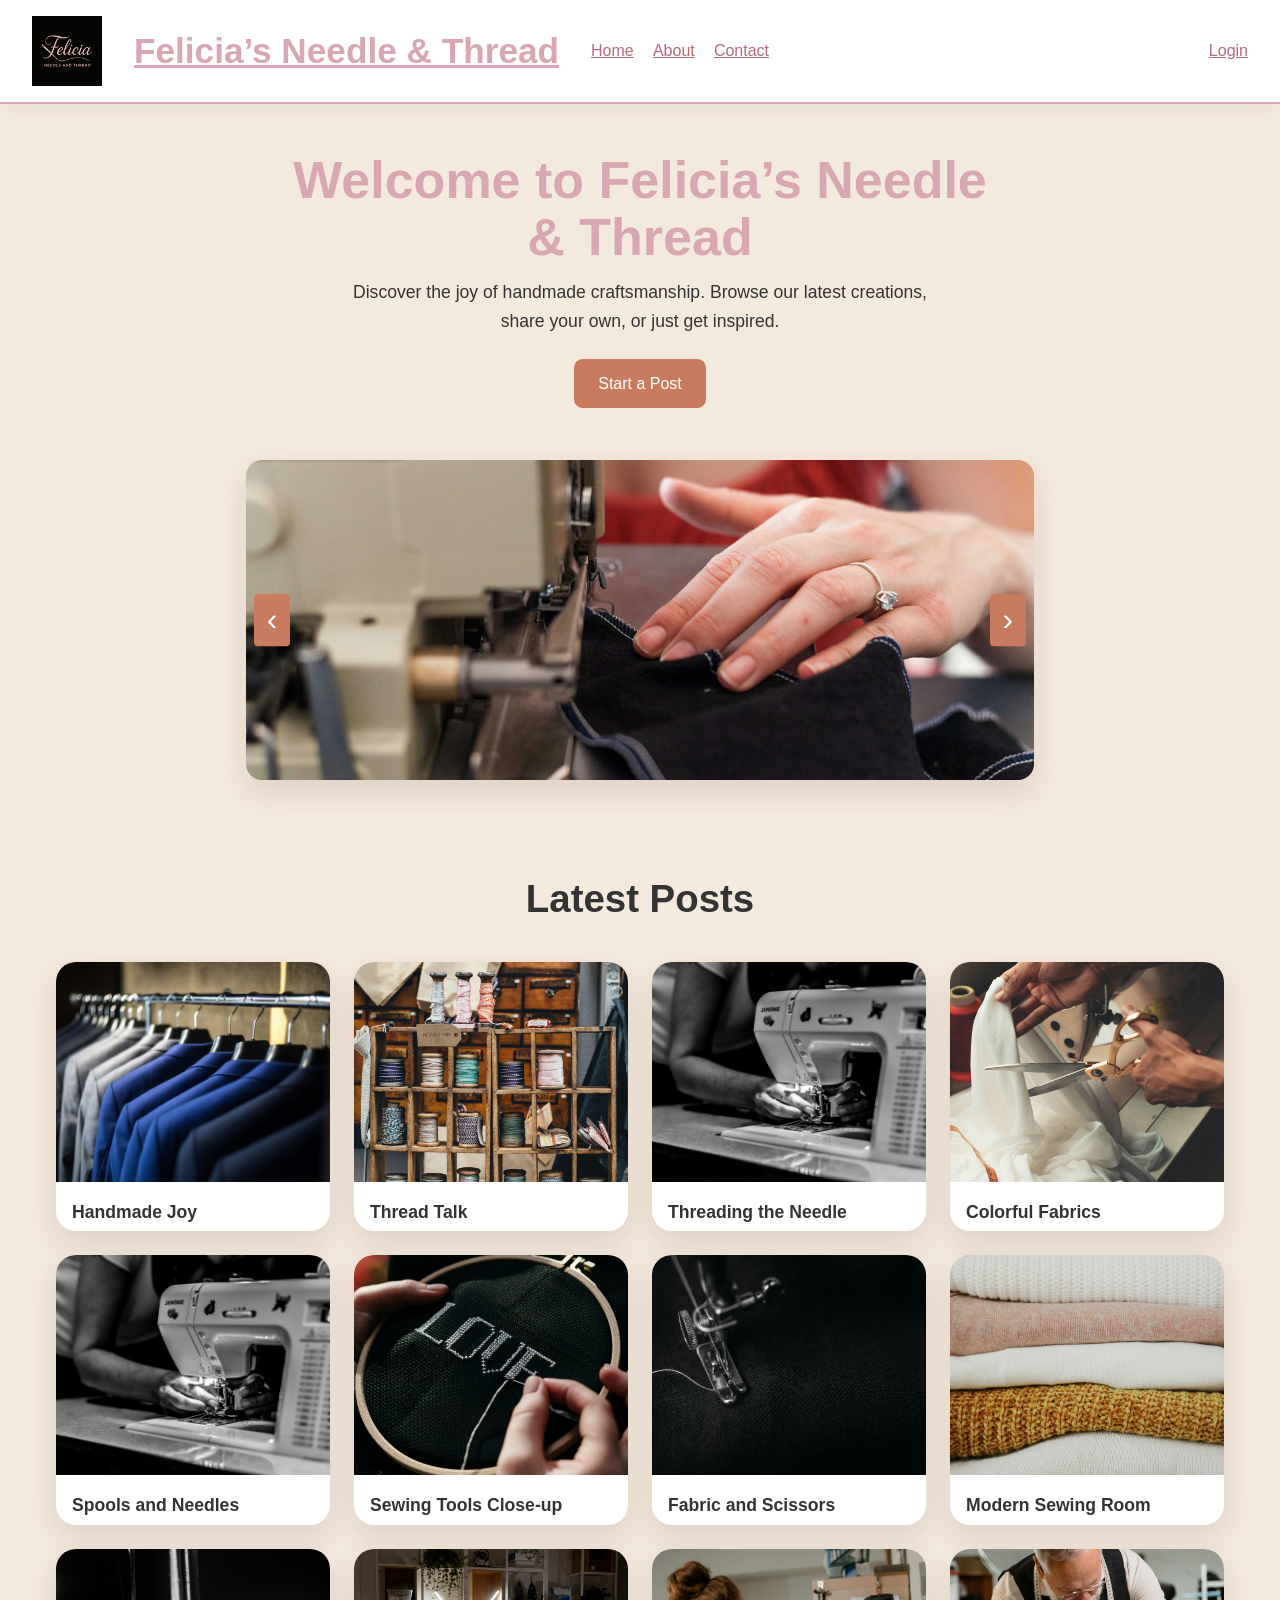
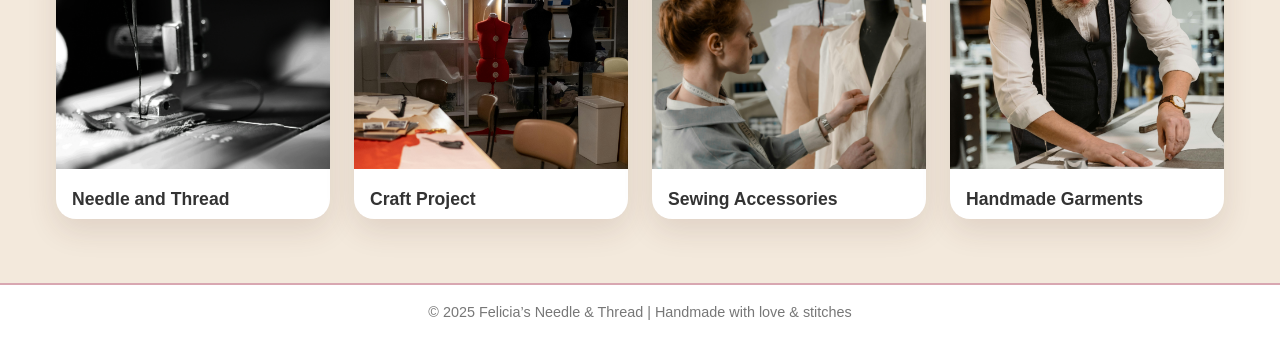
<file: index.html>
<!DOCTYPE html>
<html lang="en">
<head>
  <meta charset="UTF-8" />
  <meta name="viewport" content="width=device-width, initial-scale=1.0"/>
  <title>Felicia’s Needle & Thread</title>
  <link rel="stylesheet" href="css/style.css"/>
</head>
<body>

  <!-- Header -->
  <header>
    <div class="header-wrapper">
      <a href="index.html" class="logo-link" aria-label="Felicia’s Needle & Thread home">
        <img src="assets/logo/Logo.png" alt="Felicia’s Needle & Thread Logo" class="logo" />
      </a>

      <a href="index.html" class="site-title">Felicia’s Needle & Thread</a>

      <nav class="main-nav" aria-label="Main navigation">
        <a href="index.html" class="active">Home</a>
        <a href="about.html">About</a>
        <a href="contact.html">Contact</a>
        <span id="user-greeting"></span>
        <a href="account/login.html" id="login-link">Login</a>
        <a href="post/create.html" id="create-post-link" style="display: none;">Create Post</a>
        <a href="feed.html" id="feed-link" style="display: none;">Feed</a>
        <a href="#" id="logout-link" style="display: none;">Logout</a>
      </nav>
    </div>
  </header>

  <!-- Intro Section -->
  <section class="intro">
    <h1>Welcome to Felicia’s Needle & Thread</h1>
    <p>Discover the joy of handmade craftsmanship. Browse our latest creations, share your own, or just get inspired.</p>
    <a href="post/create.html" class="cta-button">Start a Post</a>
  </section>

  <!-- Carousel -->
  <section class="carousel">
    <button class="carousel-btn prev">‹</button>
    <div class="carousel-window">
      <div class="carousel-slides">
        <a class="carousel-slide" href="post/index.html?id=1">
          <img src="assets/carousel/carousel1.jpg" alt="Featured 1">
        </a>
        <a class="carousel-slide" href="post/index.html?id=3">
          <img src="assets/carousel/carousel3.jpg" alt="Featured 2">
        </a>
        <a class="carousel-slide" href="post/index.html?id=5">
          <img src="assets/carousel/carousel5.jpg" alt="Featured 3">
        </a>
      </div>
    </div>
    <button class="carousel-btn next">›</button>
  </section>

  <!-- Blog Post Grid -->
 <section class="blog-feed" id="latest-posts">
  <h2>Latest Posts</h2>
  <div class="post-grid">
    <a href="https://imgur.com/3dPPZNu" class="post-card" target="_blank">
      <img src="assets/blog/handmade.jpg" alt="Handmade Joy" />
      <h3>Handmade Joy</h3>
    </a>
    <a href="https://imgur.com/ioBYGCu" class="post-card" target="_blank">
      <img src="assets/blog/thread.jpg" alt="Thread Talk" />
      <h3>Thread Talk</h3>
    </a>
    <a href="https://imgur.com/Uzn8cNY" class="post-card" target="_blank">
      <img src="assets/blog/sewing-machine-closeup.jpg" alt="Machine Close-Up" />
      <h3>Threading the Needle</h3>
    </a>
    <a href="https://imgur.com/igxY1Hm" class="post-card" target="_blank">
      <img src="assets/blog/clothing.jpg" alt="Colorful Fabrics" />
      <h3>Colorful Fabrics</h3>
    </a>
    <a href="https://imgur.com/kDEsiOg" class="post-card" target="_blank">
      <img src="assets/blog/sewing-machine-closeup.jpg" alt="Spools and Needles" />
      <h3>Spools and Needles</h3>
    </a>
    <a href="https://imgur.com/ROfvfTA" class="post-card" target="_blank">
      <img src="assets/blog/cottonbro.jpg" alt="Sewing Tools Close-up" />
      <h3>Sewing Tools Close-up</h3>
    </a>
    <a href="https://imgur.com/wamD4wa" class="post-card" target="_blank">
      <img src="assets/blog/detail.jpg" alt="Fabric and Scissors" />
      <h3>Fabric and Scissors</h3>
    </a>
    <a href="https://imgur.com/Ml6ryJy" class="post-card" target="_blank">
      <img src="assets/blog/fabric.jpg" alt="Modern Sewing Room" />
      <h3>Modern Sewing Room</h3>
    </a>
    <a href="https://imgur.com/Ymp0DI2" class="post-card" target="_blank">
      <img src="assets/blog/needle-thread.jpg" alt="Needle and Thread" />
      <h3>Needle and Thread</h3>
    </a>
    <a href="https://imgur.com/3SIb5xJ" class="post-card" target="_blank">
      <img src="assets/blog/sweing-room.jpg" alt="Craft Project in Progress" />
      <h3>Craft Project</h3>
    </a>
    <a href="https://imgur.com/caPFSJz" class="post-card" target="_blank">
      <img src="assets/blog/tailor-1.jpg" alt="Sewing Accessories" />
      <h3>Sewing Accessories</h3>
    </a>
    <a href="https://imgur.com/tFgXAeG" class="post-card" target="_blank">
      <img src="assets/blog/tailor-2.jpg" alt="Handmade Garments" />
      <h3>Handmade Garments</h3>
    </a>
  </div>
</section>

  <!-- Footer -->
  <footer>
    <p>&copy; 2025 Felicia’s Needle & Thread | Handmade with love & stitches</p>
  </footer>

  <!-- Scripts -->
  <script src="js/carousel.js"></script>
  <script src="js/auth-ui.js"></script>
</body>
</html>
</file>
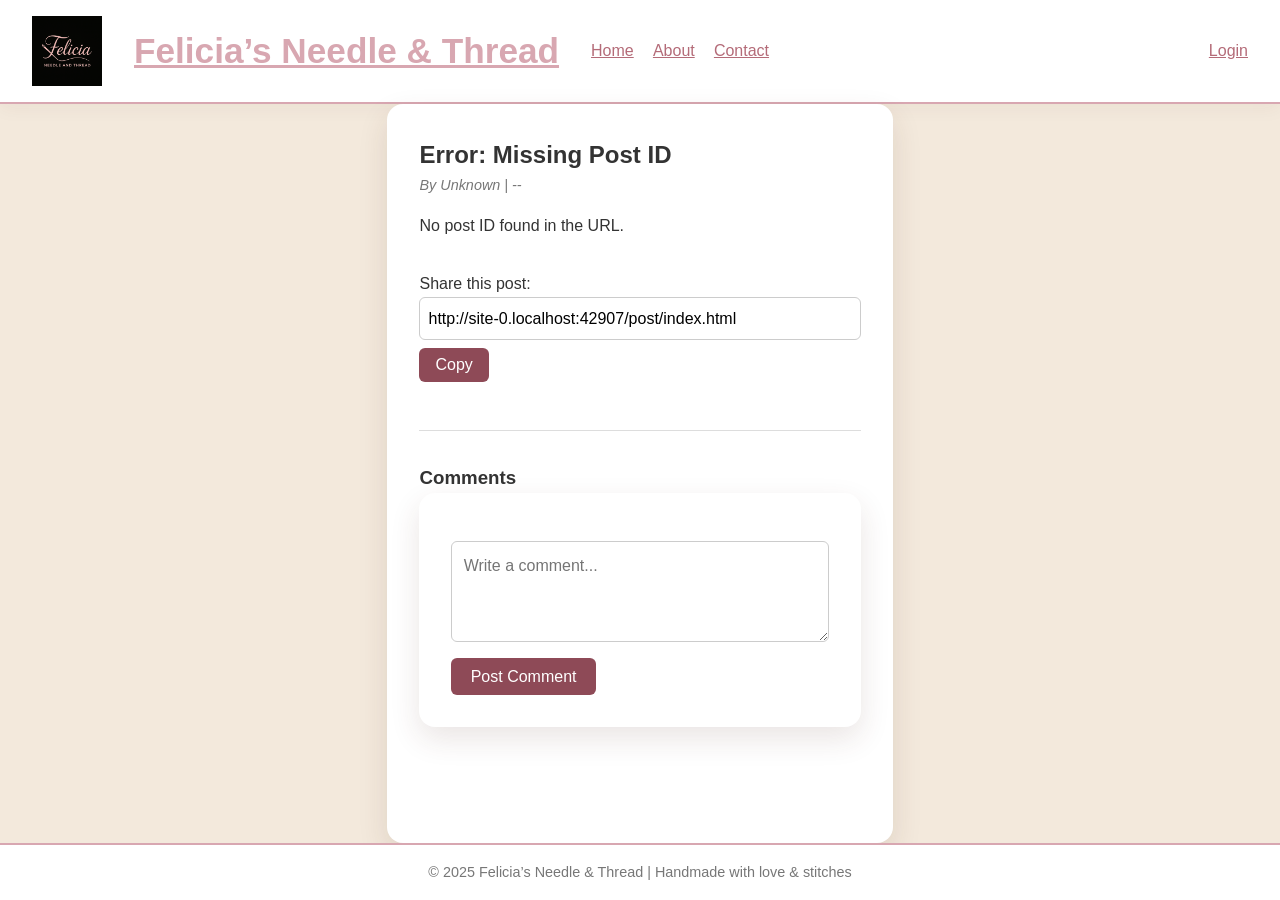
<file: post/index.html>
<!DOCTYPE html>
<html lang="en">
<head>
  <meta charset="UTF-8" />
  <meta name="viewport" content="width=device-width, initial-scale=1.0" />
  <title>View Post | Felicia’s Needle & Thread</title>
  <link rel="stylesheet" href="../css/style.css" />
  <style>
    main {
      max-width: 700px;
      margin: 2rem auto;
      padding: 2rem;
      background: #fff;
      border-radius: 12px;
      box-shadow: 0 4px 12px rgba(0,0,0,0.1);
    }

    #post-image {
      max-width: 100%;
      border-radius: 10px;
      margin-top: 1rem;
      display: none;
    }

    .post-meta {
      color: #777;
      font-size: 0.9rem;
      margin-bottom: 1rem;
    }

    .edit-button {
      display: inline-block;
      margin-top: 1rem;
      background-color: #8e4a57;
      color: white;
      padding: 0.5rem 1rem;
      text-decoration: none;
      border-radius: 6px;
    }

    .share-link {
      margin-top: 2rem;
    }

    .share-link input {
      width: 100%;
      padding: 0.5rem;
      margin-bottom: 0.5rem;
      border-radius: 6px;
      border: 1px solid #ccc;
    }

    .share-link button {
      background-color: #8e4a57;
      color: white;
      padding: 0.5rem 1rem;
      border: none;
      border-radius: 6px;
      cursor: pointer;
    }

    #comments {
      margin-top: 3rem;
      border-top: 1px solid #ddd;
      padding-top: 2rem;
    }

    .comment {
      margin-bottom: 1rem;
      border-bottom: 1px dashed #ccc;
      padding-bottom: 1rem;
    }

    .comment-date {
      font-size: 0.8rem;
      color: #666;
    }

    #comment-input {
      width: 100%;
      padding: 0.7rem;
      border-radius: 6px;
      border: 1px solid #ccc;
      margin-top: 1rem;
      resize: vertical;
    }

    #comment-form button {
      margin-top: 0.5rem;
      background-color: #8e4a57;
      color: white;
      border: none;
      padding: 0.6rem 1.2rem;
      border-radius: 6px;
      cursor: pointer;
    }
  </style>
</head>
<body>
  <!-- Header -->
  <header>
    <div class="header-wrapper">
      <a href="../index.html" class="logo-link" aria-label="Felicia’s Needle & Thread home">
        <img src="../assets/logo/Logo.png" alt="Felicia’s Needle & Thread Logo" class="logo" />
      </a>

      <a href="../index.html" class="site-title">Felicia’s Needle & Thread</a>

      <nav class="main-nav" aria-label="Main navigation">
        <a href="../index.html">Home</a>
        <a href="../about.html">About</a>
        <a href="../contact.html">Contact</a>
        <span id="user-greeting"></span>
        <a href="../account/login.html" id="login-link">Login</a>
        <a href="../post/create.html" id="create-post-link" style="display: none;">Create Post</a>
        <a href="../feed.html" id="feed-link" style="display: none;">Feed</a>
        <a href="#" id="logout-link" style="display: none;">Logout</a>
      </nav>
    </div>
  </header>

  <!-- Main Post Content -->
  <main id="post-container">
    <h2 id="post-title">Loading...</h2>
    <p class="post-meta">
      By <span id="post-author">Unknown</span> |
      <span id="post-date">--</span>
    </p>

    <img id="post-image" alt="Post Image" />

    <div id="post-body"></div>

    <div class="share-link">
      <p>Share this post:</p>
      <input type="text" id="share-url" readonly />
      <button onclick="navigator.clipboard.writeText(document.getElementById('share-url').value)">Copy</button>
    </div>

    <!-- Comments Section -->
    <section id="comments">
      <h3>Comments</h3>
      <div id="comments-list"></div>

      <form id="comment-form">
        <textarea id="comment-input" rows="3" placeholder="Write a comment..." required></textarea>
        <button type="submit">Post Comment</button>
      </form>
    </section>
  </main>

  <!-- Footer -->
  <footer>
    <p>&copy; 2025 Felicia’s Needle & Thread | Handmade with love & stitches</p>
  </footer>

  <!-- Scripts -->
  <script src="../js/post.js"></script>
  <script src="../js/auth-ui.js"></script>
  <script src="../js/auth.js"></script>
</body>
</html>
</file>
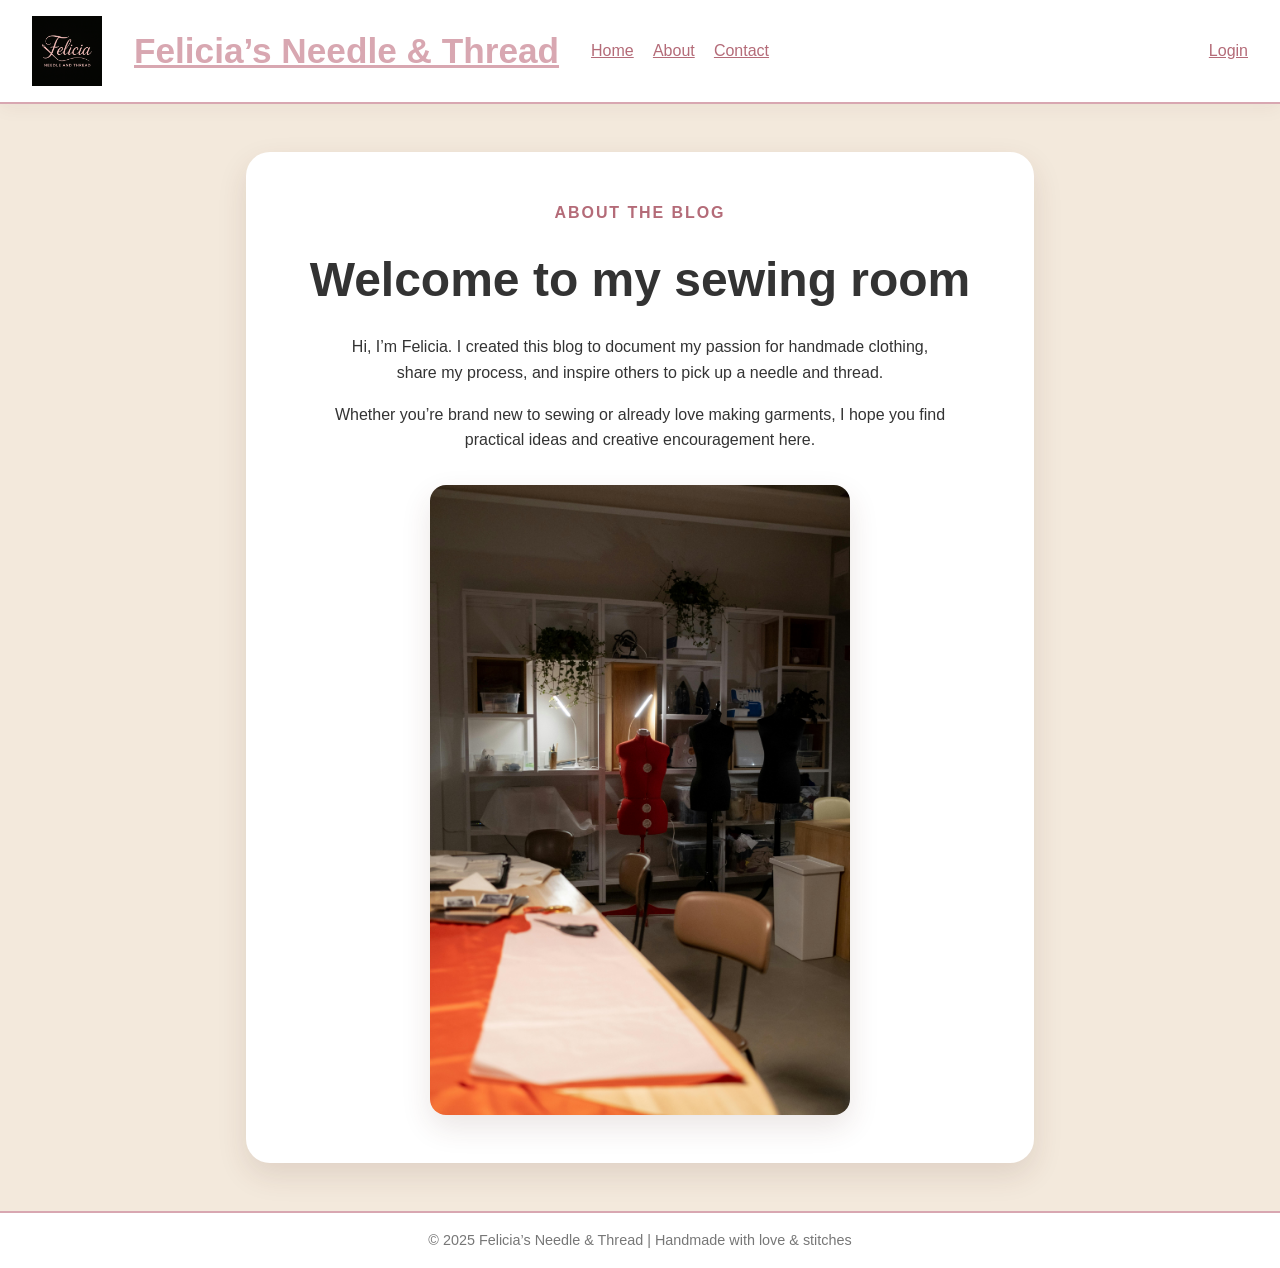
<file: about.html>
<!DOCTYPE html>
<html lang="en">
<head>
  <meta charset="UTF-8" />
  <meta name="viewport" content="width=device-width, initial-scale=1.0" />
  <title>About | Felicia’s Needle & Thread</title>
  <link rel="stylesheet" href="css/style.css" />
</head>
<body>
  <header>
    <div class="header-wrapper">
      <a href="index.html" class="logo-link" aria-label="Felicia’s Needle & Thread home">
        <img src="assets/logo/Logo.png" alt="Felicia’s Needle & Thread Logo" class="logo" />
      </a>

      <a href="index.html" class="site-title">Felicia’s Needle & Thread</a>

      <nav class="main-nav" aria-label="Main navigation">
        <a href="index.html">Home</a>
        <a href="about.html" class="active">About</a>
        <a href="contact.html">Contact</a>
        <span id="user-greeting"></span>
        <a href="account/login.html" id="login-link">Login</a>
        <a href="post/create.html" id="create-post-link" style="display: none;">Create Post</a>
        <a href="feed.html" id="feed-link" style="display: none;">Feed</a>
        <a href="#" id="logout-link" style="display: none;">Logout</a>
      </nav>
    </div>
  </header>

  <main class="about-page">
    <section class="about-card">
      <p class="eyebrow">About the blog</p>
      <h1>Welcome to my sewing room</h1>
      <p>
        Hi, I’m Felicia. I created this blog to document my passion for handmade clothing,
        share my process, and inspire others to pick up a needle and thread.
      </p>
      <p>
        Whether you’re brand new to sewing or already love making garments, I hope you find
        practical ideas and creative encouragement here.
      </p>
      <img src="assets/blog/sweing-room.jpg" alt="Felicia’s sewing room" />
    </section>
  </main>

  <footer>
    <p>&copy; 2025 Felicia’s Needle & Thread | Handmade with love & stitches</p>
  </footer>

  <script src="js/auth-ui.js"></script>
</body>
</html>
</file>
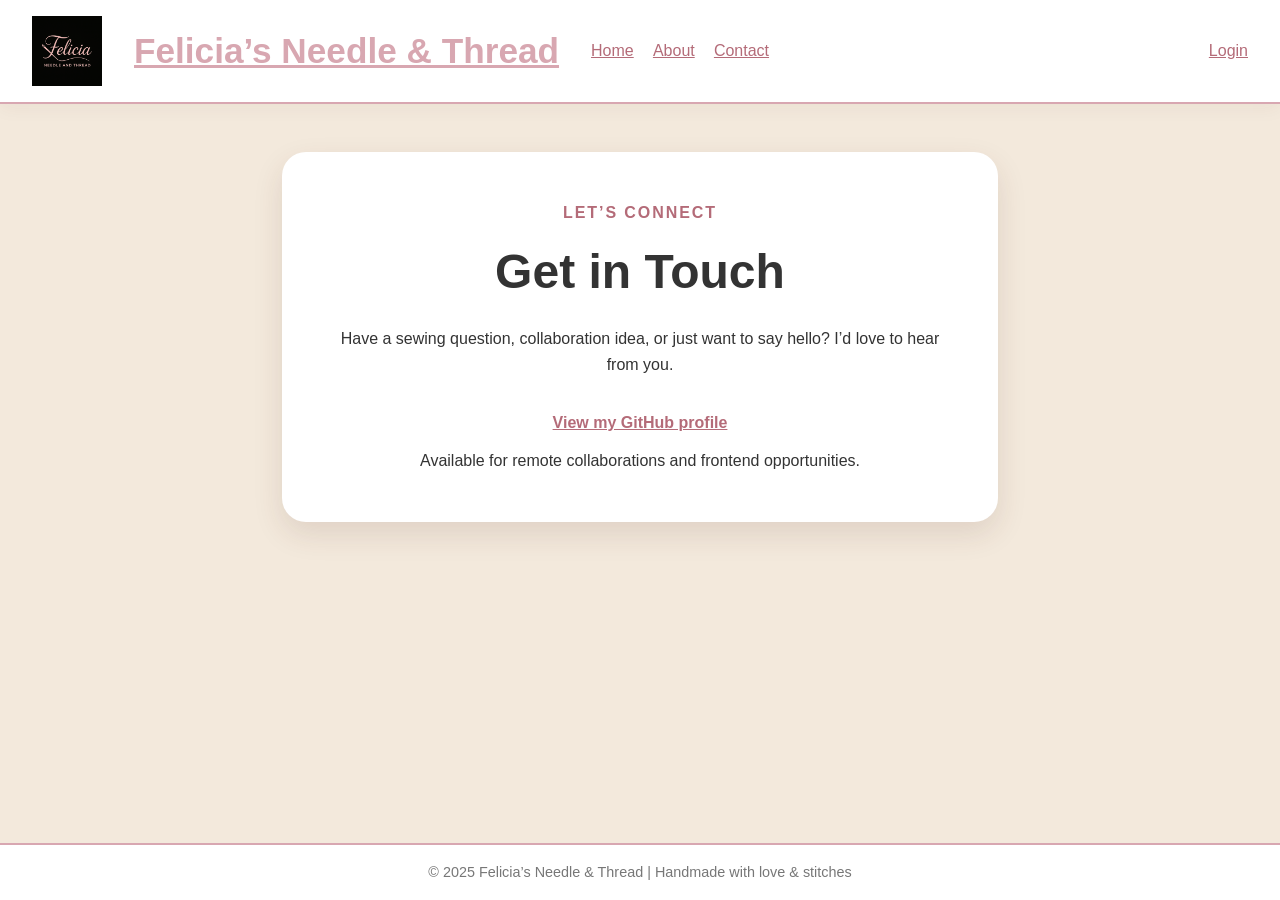
<file: contact.html>
<!DOCTYPE html>
<html lang="en">
<head>
  <meta charset="UTF-8" />
  <meta name="viewport" content="width=device-width, initial-scale=1.0" />
  <title>Contact | Felicia’s Needle & Thread</title>
  <link rel="stylesheet" href="css/style.css" />
</head>
<body>
  <header>
    <div class="header-wrapper">
      <a href="index.html" class="logo-link" aria-label="Felicia’s Needle & Thread home">
        <img src="assets/logo/Logo.png" alt="Felicia’s Needle & Thread Logo" class="logo" />
      </a>

      <a href="index.html" class="site-title">Felicia’s Needle & Thread</a>

      <nav class="main-nav" aria-label="Main navigation">
        <a href="index.html">Home</a>
        <a href="about.html">About</a>
        <a href="contact.html" class="active">Contact</a>
        <span id="user-greeting"></span>
        <a href="account/login.html" id="login-link">Login</a>
        <a href="post/create.html" id="create-post-link" style="display: none;">Create Post</a>
        <a href="feed.html" id="feed-link" style="display: none;">Feed</a>
        <a href="#" id="logout-link" style="display: none;">Logout</a>
      </nav>
    </div>
  </header>

  <main class="contact-page">
    <section class="contact-card">
      <p class="eyebrow">Let’s connect</p>
      <h1>Get in Touch</h1>
      <p class="contact-intro">
        Have a sewing question, collaboration idea, or just want to say hello?
        I’d love to hear from you.
      </p>
      <div class="contact-links">
        <a href="https://github.com/Flisa81" target="_blank" rel="noopener noreferrer">View my GitHub profile</a>
        <p>Available for remote collaborations and frontend opportunities.</p>
      </div>
    </section>
  </main>

  <footer>
    <p>&copy; 2025 Felicia’s Needle & Thread | Handmade with love & stitches</p>
  </footer>

  <script src="js/auth-ui.js"></script>
</body>
</html>
</file>
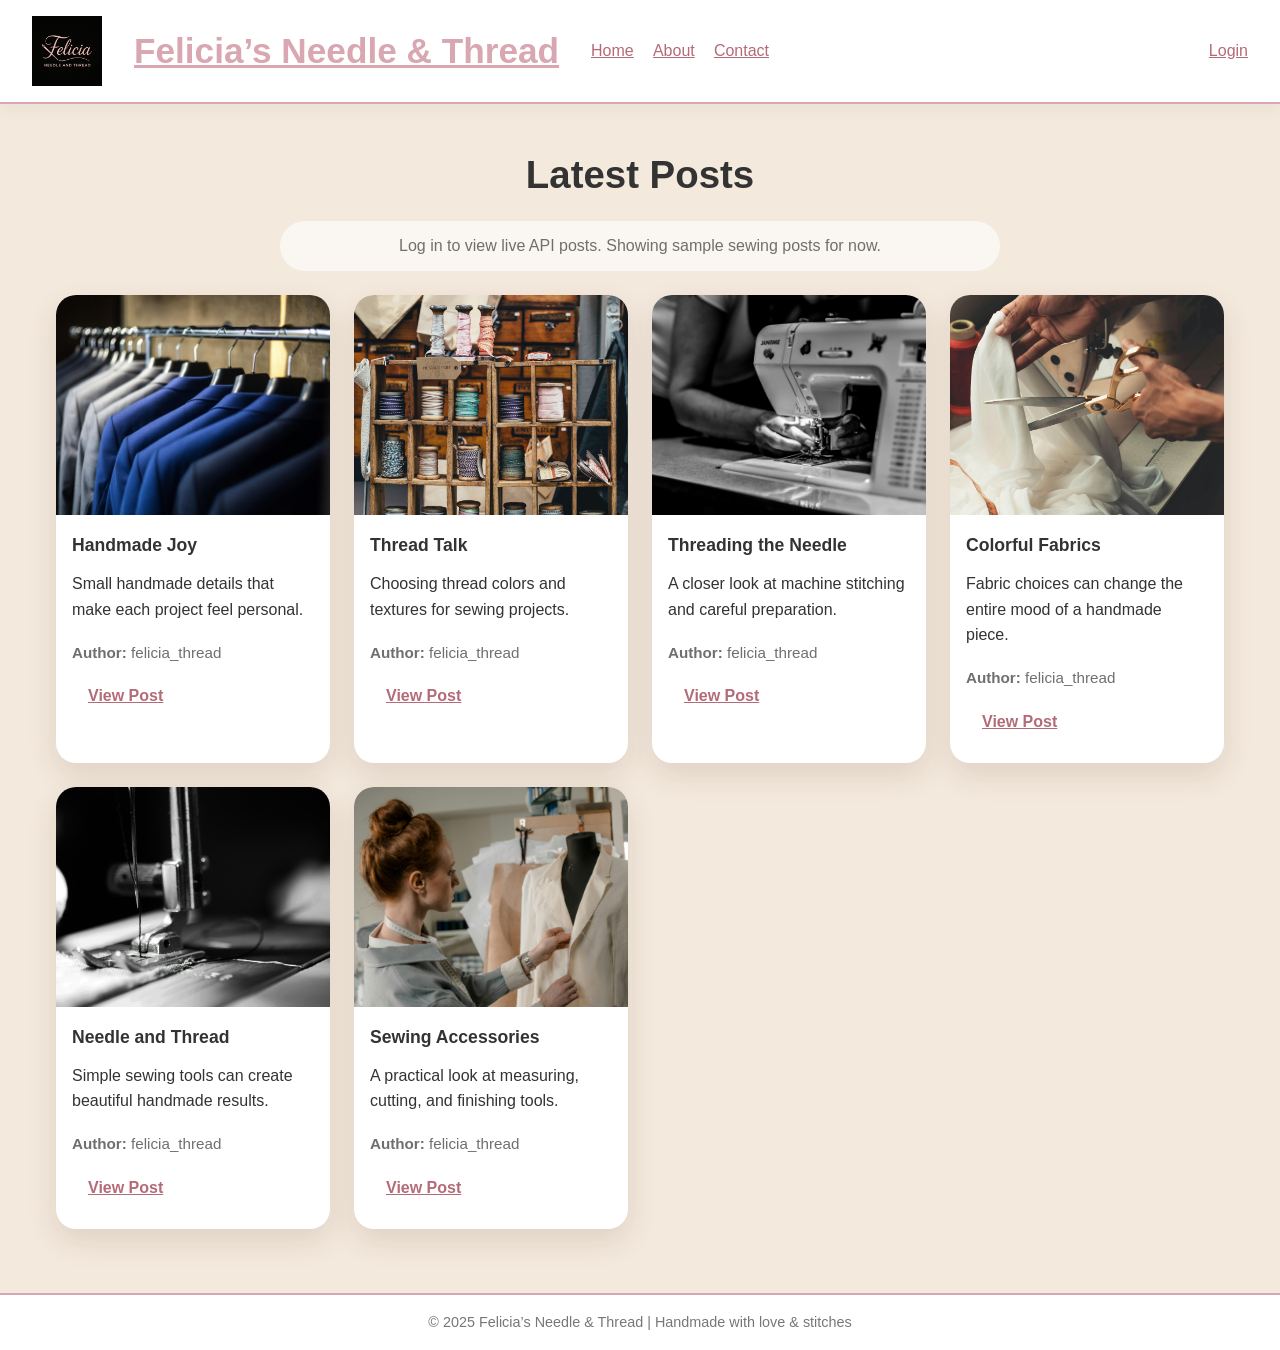
<file: feed.html>
<!DOCTYPE html>
<html lang="en">
<head>
  <meta charset="UTF-8" />
  <meta name="viewport" content="width=device-width, initial-scale=1.0" />
  <title>Feed | Felicia’s Needle & Thread</title>
  <link rel="stylesheet" href="css/style.css" />
</head>
<body>
  <header>
    <div class="header-wrapper">
      <a href="index.html" class="logo-link" aria-label="Felicia’s Needle & Thread home">
        <img src="assets/logo/Logo.png" alt="Felicia’s Needle & Thread Logo" class="logo" />
      </a>

      <a href="index.html" class="site-title">Felicia’s Needle & Thread</a>

      <nav class="main-nav" aria-label="Main navigation">
        <a href="index.html">Home</a>
        <a href="about.html">About</a>
        <a href="contact.html">Contact</a>
        <span id="user-greeting"></span>
        <a href="account/login.html" id="login-link">Login</a>
        <a href="post/create.html" id="create-post-link" style="display: none;">Create Post</a>
        <a href="feed.html" id="feed-link" style="display: none;">Feed</a>
        <a href="#" id="logout-link" style="display: none;">Logout</a>
      </nav>
    </div>
  </header>

  <main class="feed-page">
    <h1>Latest Posts</h1>
    <section class="posts-grid" id="posts" aria-live="polite">
      <p>Loading posts...</p>
    </section>
  </main>

  <footer>
    <p>&copy; 2025 Felicia’s Needle & Thread | Handmade with love & stitches</p>
  </footer>

  <script src="js/feed.js"></script>
  <script src="js/auth-ui.js"></script>
</body>
</html>
</file>
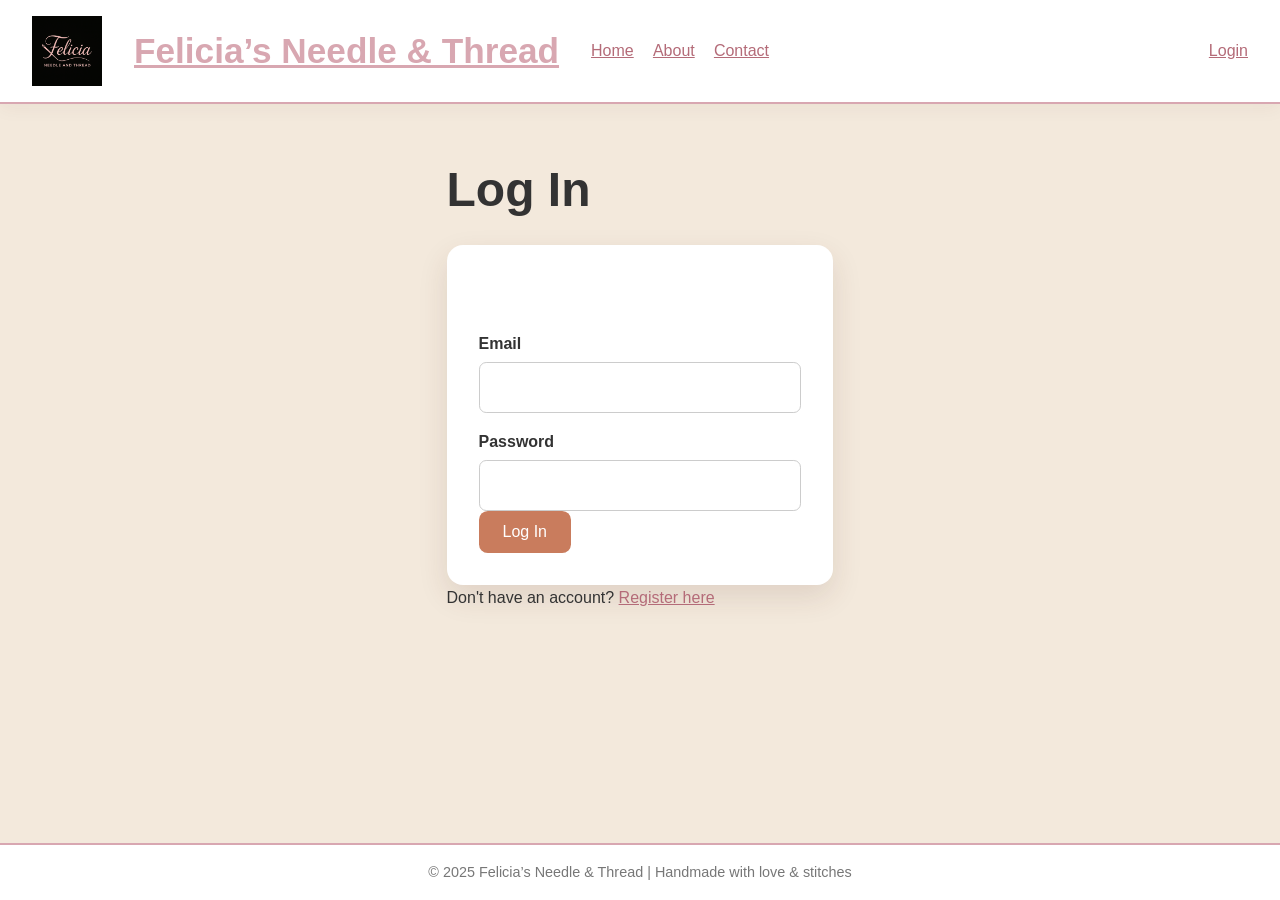
<file: account/login.html>
<!DOCTYPE html>
<html lang="en">
<head>
  <meta charset="UTF-8" />
  <meta name="viewport" content="width=device-width, initial-scale=1.0" />
  <title>Login | Felicia’s Needle & Thread</title>
  <link rel="stylesheet" href="../css/style.css" />
</head>
<body>

  <header>
    <div class="header-wrapper">
      <a href="../index.html" class="logo-link" aria-label="Felicia’s Needle & Thread home">
        <img src="../assets/logo/Logo.png" alt="Felicia’s Needle & Thread Logo" class="logo" />
      </a>

      <a href="../index.html" class="site-title">Felicia’s Needle & Thread</a>

      <nav class="main-nav" aria-label="Main navigation">
        <a href="../index.html">Home</a>
        <a href="../about.html">About</a>
        <a href="../contact.html">Contact</a>
        <span id="user-greeting"></span>
        <a href="../account/login.html" id="login-link" class="active">Login</a>
        <a href="../post/create.html" id="create-post-link" style="display: none;">Create Post</a>
        <a href="../feed.html" id="feed-link" style="display: none;">Feed</a>
        <a href="#" id="logout-link" style="display: none;">Logout</a>
      </nav>
    </div>
  </header>

  <main class="login-page">
    <h2>Log In</h2>

    <form id="login-form">
      <p id="message" class="form-message" aria-live="polite"></p>
      <label for="email">Email</label>
      <input type="email" id="email" name="email" required />

      <label for="password">Password</label>
      <input type="password" id="password" name="password" required />

      <button type="submit">Log In</button>
    </form>

    <p>Don't have an account? <a href="register.html">Register here</a></p>
  </main>

  <footer>
    <p>&copy; 2025 Felicia’s Needle & Thread | Handmade with love & stitches</p>
  </footer>

  <script src="../js/auth.js"></script>
  <script src="../js/auth-ui.js"></script>
</body>
</html>
</file>
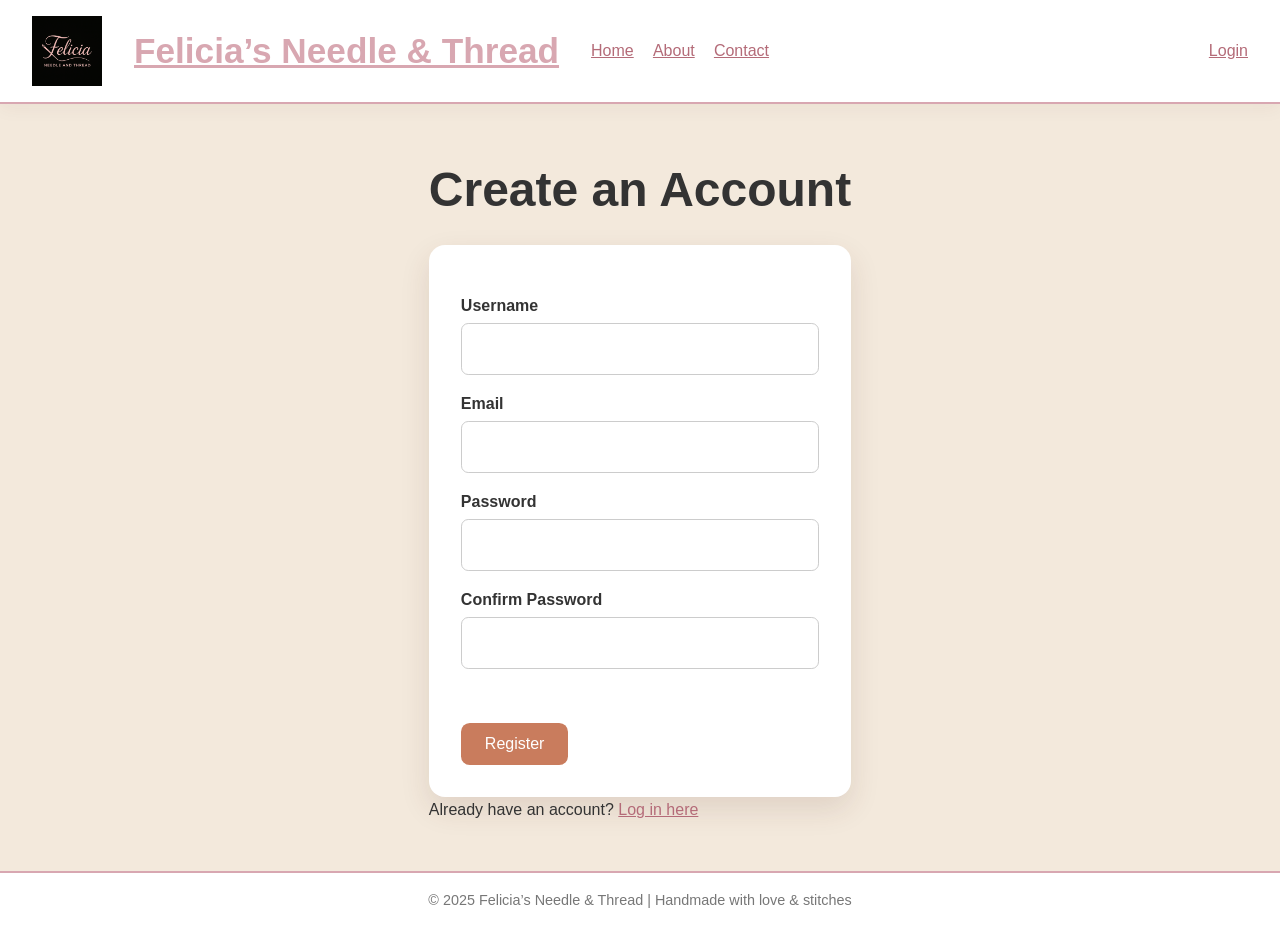
<file: account/register.html>
<!DOCTYPE html>
<html lang="en">
<head>
  <meta charset="UTF-8" />
  <meta name="viewport" content="width=device-width, initial-scale=1.0" />
  <title>Register | Felicia’s Needle & Thread</title>
  <link rel="stylesheet" href="../css/style.css" />
</head>
<body>

  <!-- Header -->
  <header>
    <div class="header-wrapper">
      <a href="../index.html" class="logo-link" aria-label="Felicia’s Needle & Thread home">
        <img src="../assets/logo/Logo.png" alt="Felicia’s Needle & Thread Logo" class="logo" />
      </a>

      <a href="../index.html" class="site-title">Felicia’s Needle & Thread</a>

      <nav class="main-nav" aria-label="Main navigation">
        <a href="../index.html">Home</a>
        <a href="../about.html">About</a>
        <a href="../contact.html">Contact</a>
        <span id="user-greeting"></span>
        <a href="../account/login.html" id="login-link" class="active">Login</a>
        <a href="../post/create.html" id="create-post-link" style="display: none;">Create Post</a>
        <a href="../feed.html" id="feed-link" style="display: none;">Feed</a>
        <a href="#" id="logout-link" style="display: none;">Logout</a>
      </nav>
    </div>
  </header>

  <!-- Register Form -->
  <main class="form-page register-page">
    <h2>Create an Account</h2>

    <form id="register-form">
      <label for="name">Username</label>
      <input type="text" id="name" name="name" required />

      <label for="email">Email</label>
      <input type="email" id="email" name="email" required />

      <label for="password">Password</label>
      <input type="password" id="password" name="password" required />

      <label for="confirm-password">Confirm Password</label>
      <input type="password" id="confirm-password" name="confirm-password" required />

      <p id="message" class="form-message" aria-live="polite"></p>

      <button type="submit">Register</button>
    </form>

    <p>Already have an account? <a href="login.html">Log in here</a></p>
  </main>

  <!-- Footer -->
  <footer>
    <p>&copy; 2025 Felicia’s Needle & Thread | Handmade with love & stitches</p>
  </footer>

  <script src="../js/auth.js"></script>
  <script src="../js/auth-ui.js"></script>
</body>
</html>
</file>
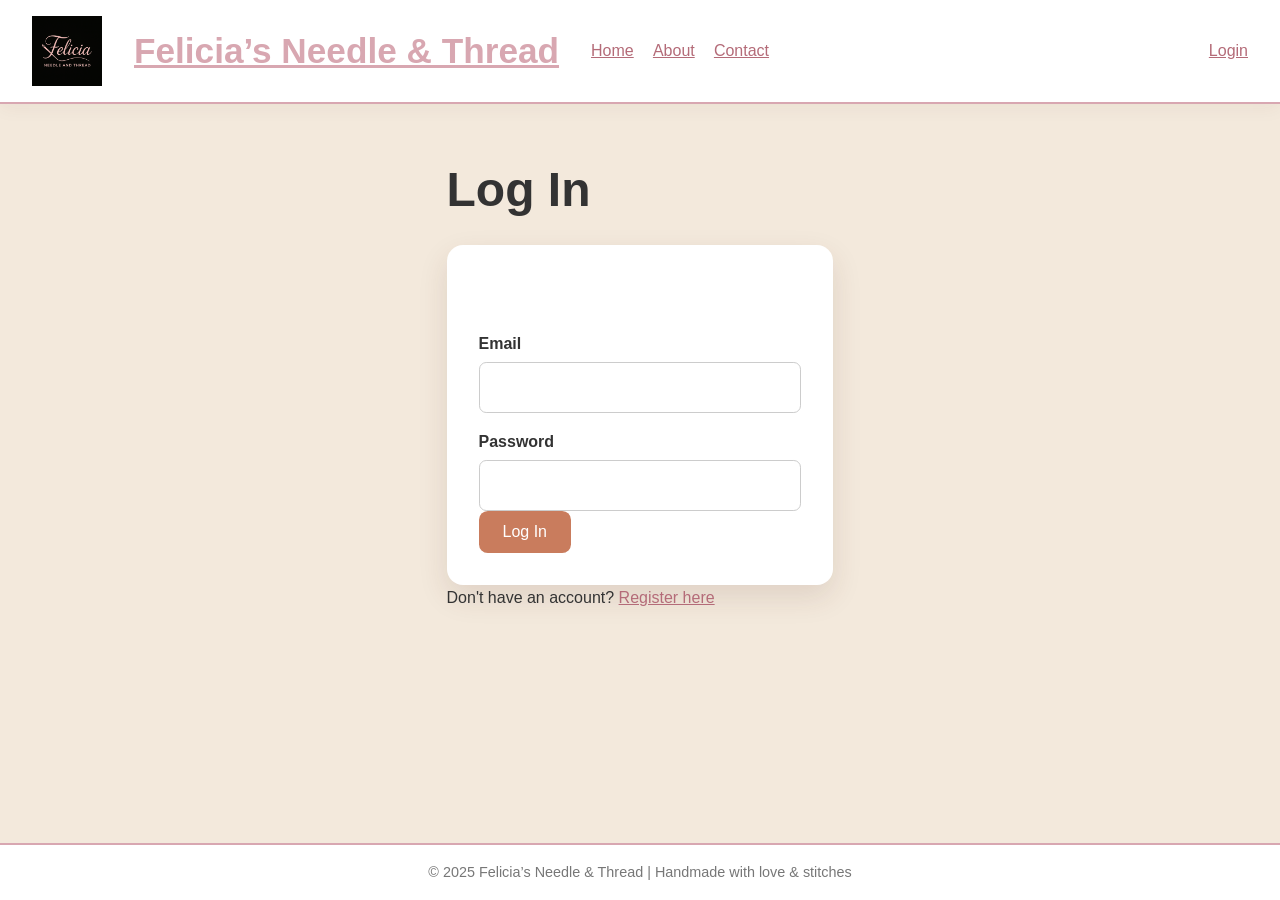
<file: post/create.html>
<!DOCTYPE html>
<html lang="en">
<head>
  <meta charset="UTF-8" />
  <meta name="viewport" content="width=device-width, initial-scale=1.0" />
  <title>Create Post | Felicia’s Needle & Thread</title>
  <link rel="stylesheet" href="../css/style.css" />
</head>
<body>
  <header>
    <div class="header-wrapper">
      <a href="../index.html" class="logo-link" aria-label="Felicia’s Needle & Thread home">
        <img src="../assets/logo/Logo.png" alt="Felicia’s Needle & Thread Logo" class="logo" />
      </a>

      <a href="../index.html" class="site-title">Felicia’s Needle & Thread</a>

      <nav class="main-nav" aria-label="Main navigation">
        <a href="../index.html">Home</a>
        <a href="../about.html">About</a>
        <a href="../contact.html">Contact</a>
        <span id="user-greeting"></span>
        <a href="../account/login.html" id="login-link">Login</a>
        <a href="../post/create.html" id="create-post-link" style="display: none;">Create Post</a>
        <a href="../feed.html" id="feed-link" style="display: none;">Feed</a>
        <a href="#" id="logout-link" style="display: none;">Logout</a>
      </nav>
    </div>
  </header>

  <main class="form-page">
    <h2>Create a New Blog Post</h2>

    <form id="create-post-form">
      <label for="title">Title</label>
      <input type="text" id="title" name="title" required />

      <label for="body">Body</label>
      <textarea id="body" name="body" rows="6" required>🧵 Today I worked on a new project...
✨ Materials used:
🧷 Techniques:
📸 Final thoughts:</textarea>

      <label for="media">Image URL</label>
      <input type="url" id="media" name="media" placeholder="https://example.com/image.jpg" />

      <label for="media-select">Or select an image</label>
      <select id="media-select">
        <option value="">-- Select an image --</option>
        <option value="https://i.imgur.com/3dPPZNu.jpeg" data-alt="Fabric swatches">Fabric swatches</option>
        <option value="https://i.imgur.com/ioBYGCu.jpeg" data-alt="Thread collection">Thread collection</option>
        <option value="https://i.imgur.com/Uzn8cNY.jpeg" data-alt="Vintage sewing machine">Vintage sewing machine</option>
        <option value="https://i.imgur.com/igxY1Hm.jpeg" data-alt="Colorful fabrics">Colorful fabrics</option>
        <option value="https://i.imgur.com/kDEsiOg.jpeg" data-alt="Spools and needles">Spools and needles</option>
        <option value="https://i.imgur.com/ROfvfTA.jpeg" data-alt="Sewing tools close-up">Sewing tools close-up</option>
        <option value="https://i.imgur.com/wamD4wa.jpeg" data-alt="Fabric and scissors">Fabric and scissors</option>
        <option value="https://i.imgur.com/Ml6ryJy.jpeg" data-alt="Modern sewing room">Modern sewing room</option>
        <option value="https://i.imgur.com/Ymp0DI2.jpeg" data-alt="Needle and thread">Needle and thread</option>
        <option value="https://i.imgur.com/3SIb5xJ.jpeg" data-alt="Craft project in progress">Craft project in progress</option>
        <option value="https://i.imgur.com/caPFSJz.jpeg" data-alt="Sewing accessories">Sewing accessories</option>
        <option value="https://i.imgur.com/tFgXAeG.jpeg" data-alt="Handmade garments">Handmade garments</option>
        <option value="https://i.imgur.com/Nf7zcrj.jpeg" data-alt="Seamstress workspace">Seamstress workspace</option>
      </select>

      <img id="media-preview" src="" alt="Media Preview" />
      <p class="message" id="form-message"></p>
      <button type="submit">Publish</button>
    </form>
  </main>

  <footer>
    <p>&copy; 2025 Felicia’s Needle & Thread | Handmade with love & stitches</p>
  </footer>

  <script src="../js/create.js"></script>
  <script src="../js/auth-ui.js"></script>
</body>
</html>
</file>
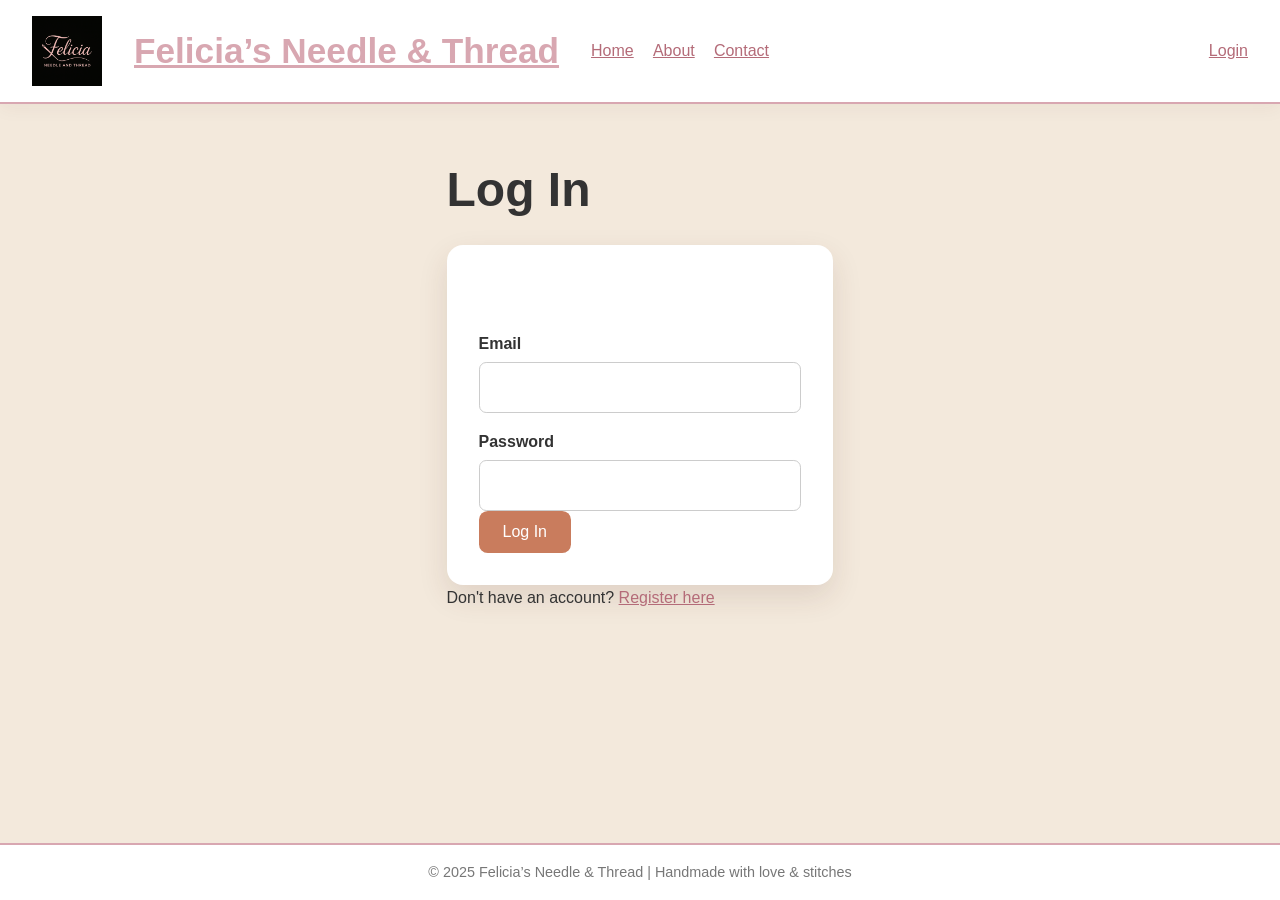
<file: post/edit.html>
<!DOCTYPE html>
<html lang="en">
<head>
  <meta charset="UTF-8" />
  <meta name="viewport" content="width=device-width, initial-scale=1.0" />
  <title>Edit Post | Felicia’s Needle & Thread</title>
  <link rel="stylesheet" href="../css/style.css" />
  <style>
    main {
      max-width: 600px;
      margin: 2rem auto;
      padding: 2rem;
      background: #fff;
      border-radius: 12px;
      box-shadow: 0 4px 12px rgba(0, 0, 0, 0.1);
    }
    form label {
      font-weight: bold;
      margin-top: 1rem;
      display: block;
    }
    form input, form textarea, form select {
      width: 100%;
      padding: 0.7rem;
      margin-top: 0.3rem;
      border: 1px solid #ccc;
      border-radius: 8px;
      font-size: 1rem;
    }
    #media-preview {
      margin-top: 1rem;
      max-width: 100%;
      border-radius: 10px;
      display: none;
    }
    .buttons {
      margin-top: 2rem;
      display: flex;
      justify-content: space-between;
    }
    .update, .delete {
      background-color: #8e4a57;
      color: white;
      padding: 0.7rem 1.4rem;
      font-size: 1rem;
      border: none;
      border-radius: 8px;
      cursor: pointer;
    }
    .delete {
      background-color: #b34747;
    }
    .message {
      color: red;
      margin-top: 0.5rem;
    }
    .success {
      color: green;
    }
  </style>
</head>
<body>

  <!-- Header -->
  <header>
    <div class="header-wrapper">
      <a href="../index.html" class="logo-link" aria-label="Felicia’s Needle & Thread home">
        <img src="../assets/logo/Logo.png" alt="Felicia’s Needle & Thread Logo" class="logo" />
      </a>

      <a href="../index.html" class="site-title">Felicia’s Needle & Thread</a>

      <nav class="main-nav" aria-label="Main navigation">
        <a href="../index.html">Home</a>
        <a href="../about.html">About</a>
        <a href="../contact.html">Contact</a>
        <span id="user-greeting"></span>
        <a href="../account/login.html" id="login-link">Login</a>
        <a href="../post/create.html" id="create-post-link" style="display: none;">Create Post</a>
        <a href="../feed.html" id="feed-link" style="display: none;">Feed</a>
        <a href="#" id="logout-link" style="display: none;">Logout</a>
      </nav>
    </div>
  </header>

  <!-- Edit Post Form -->
  <main>
    <h2>Edit Blog Post</h2>

    <form id="edit-post-form">
      <label for="title">Title</label>
      <input type="text" id="title" name="title" required />

      <label for="body">Body</label>
      <textarea id="body" name="body" rows="6" required></textarea>

      <label for="media">Image URL</label>
      <input type="url" id="media" name="media" placeholder="https://example.com/image.jpg" />

      <label for="media-select">Or select an image</label>
      <select id="media-select">
        <option value="">-- Select an image --</option>
        <option value="https://i.imgur.com/3dPPZNu.jpeg">Fabric swatches</option>
        <option value="https://i.imgur.com/ioBYGCu.jpeg">Thread collection</option>
        <option value="https://i.imgur.com/Uzn8cNY.jpeg">Vintage sewing machine</option>
        <option value="https://i.imgur.com/igxY1Hm.jpeg">Colorful fabrics</option>
        <option value="https://i.imgur.com/kDEsiOg.jpeg">Spools and needles</option>
        <option value="https://i.imgur.com/ROfvfTA.jpeg">Sewing tools close-up</option>
        <option value="https://i.imgur.com/wamD4wa.jpeg">Fabric and scissors</option>
        <option value="https://i.imgur.com/Ml6ryJy.jpeg">Modern sewing room</option>
        <option value="https://i.imgur.com/Ymp0DI2.jpeg">Needle and thread</option>
        <option value="https://i.imgur.com/3SIb5xJ.jpeg">Craft project in progress</option>
        <option value="https://i.imgur.com/caPFSJz.jpeg">Sewing accessories</option>
        <option value="https://i.imgur.com/tFgXAeG.jpeg">Handmade garments</option>
        <option value="https://i.imgur.com/Nf7zcrj.jpeg">Seamstress workspace</option>
      </select>

      <img id="media-preview" src="" alt="Media Preview" />

      <p class="message" id="form-message"></p>

      <div class="buttons">
        <button type="submit" class="update">Update Post</button>
        <button type="button" id="delete-post" class="delete">Delete Post</button>
      </div>
    </form>
  </main>

  <!-- Footer -->
  <footer>
    <p>&copy; 2025 Felicia’s Needle & Thread | Handmade with love & stitches</p>
  </footer>

  <!-- JS Scripts -->
  <script src="../js/edit.js"></script>
  <script src="../js/auth-ui.js"></script>
  <script src="../js/auth.js"></script>
</body>
</html>
</file>
<file: css/style.css>
/* Global Styles */
:root {
  --color-primary: #D8A7B1;
  --color-primary-dark: #B46B78;
  --color-secondary: #A3B18A;
  --color-accent: #F3E9DC;
  --color-text: #333333;
  --color-muted: #6f6f6f;
  --color-cta: #C97C5D;
  --color-cta-dark: #A85B3F;
  --color-surface: #ffffff;
  --shadow-soft: 0 12px 30px rgba(80, 45, 35, 0.12);
  --shadow-hover: 0 18px 45px rgba(80, 45, 35, 0.18);
  --radius-lg: 24px;
  --radius-md: 16px;
  --max-width: 1200px;
  --font-main: 'Helvetica Neue', Helvetica, Arial, sans-serif;
}

* {
  box-sizing: border-box;
  margin: 0;
  padding: 0;
}

html {
  scroll-behavior: smooth;
}

body {
  min-height: 100vh;
  display: flex;
  flex-direction: column;
  font-family: var(--font-main);
  background-color: var(--color-accent);
  color: var(--color-text);
  line-height: 1.6;
}

img {
  max-width: 100%;
  display: block;
}

main {
  flex: 1;
}

a {
  color: var(--color-primary-dark);
}

/* Header */
header {
  background: var(--color-surface);
  border-bottom: 2px solid var(--color-primary);
  box-shadow: 0 4px 18px rgba(80, 45, 35, 0.05);
}

.header-wrapper {
  max-width: 1400px;
  margin: 0 auto;
  padding: 1rem 2rem;
  display: grid;
  grid-template-columns: auto auto 1fr;
  align-items: center;
  gap: 2rem;
}

.logo-link {
  display: flex;
  align-items: center;
  text-decoration: none;
}

.logo {
  height: 70px;
  width: auto;
}

.main-nav {
  display: flex;
  align-items: center;
  gap: 1.2rem;
  flex-wrap: wrap;
}

.site-title {
  font-size: 2.2rem;
  font-weight: 700;
  color: var(--color-primary);
  white-space: nowrap;
}

#user-greeting,
.welcome-user {
  margin-left: auto;
}

@media (max-width: 980px) {
  .header-wrapper {
    grid-template-columns: 1fr;
    justify-items: center;
    text-align: center;
  }

  .main-nav {
    justify-content: center;
  }

  #user-greeting,
  .welcome-user {
    margin-left: 0;
    flex-basis: 100%;
  }
}

/* Intro / Homepage */
.intro {
  text-align: center;
  max-width: 760px;
  margin: 0 auto;
  padding: 3rem 1rem 1rem;
}

.intro h1 {
  font-size: clamp(2rem, 5vw, 3.25rem);
  color: var(--color-primary);
  margin-bottom: 0.75rem;
  line-height: 1.1;
}

.intro p {
  font-size: 1.1rem;
  max-width: 620px;
  margin: 0 auto 1.5rem;
}

.cta-button,
form button,
button[type="submit"],
.edit-button,
.share-link button {
  background-color: var(--color-cta);
  color: white;
  padding: 0.75rem 1.5rem;
  font-size: 1rem;
  text-decoration: none;
  border-radius: 0.55rem;
  border: none;
  display: inline-block;
  cursor: pointer;
  transition: background-color 0.2s ease, transform 0.2s ease;
}

.cta-button:hover,
form button:hover,
button[type="submit"]:hover,
.edit-button:hover,
.share-link button:hover {
  background-color: var(--color-cta-dark);
  transform: translateY(-2px);
}

/* Carousel */
.carousel {
  position: relative;
  max-width: 820px;
  margin: 2.25rem auto 3rem;
  padding: 0 1rem;
}

.carousel-window {
  overflow: hidden;
  width: 100%;
  border-radius: var(--radius-md);
  box-shadow: var(--shadow-soft);
}

.carousel-slides {
  display: flex;
  transition: transform 0.5s ease-in-out;
}

.carousel-slide {
  flex: 0 0 100%;
  max-width: 100%;
}

.carousel-slide img {
  width: 100%;
  height: 320px;
  object-fit: cover;
}

.carousel-btn {
  position: absolute;
  top: 50%;
  transform: translateY(-50%);
  background-color: var(--color-cta);
  color: white;
  border: none;
  font-size: 2rem;
  padding: 0.45rem 0.8rem;
  cursor: pointer;
  z-index: 2;
  border-radius: 0.25rem;
}

.carousel-btn.prev { left: 1.5rem; }
.carousel-btn.next { right: 1.5rem; }

/* Feed / Post cards */
.blog-feed,
.feed-page {
  max-width: var(--max-width);
  margin: 0 auto;
  padding: 2.5rem 1rem 4rem;
  width: 100%;
}

.blog-feed h2,
.feed-page h1,
.feed-page h2 {
  text-align: center;
  color: var(--color-text);
  margin-bottom: 2rem;
  font-size: clamp(1.8rem, 4vw, 2.4rem);
}

.post-grid,
.posts-grid,
.latest-posts {
  display: grid;
  grid-template-columns: repeat(auto-fit, minmax(240px, 1fr));
  gap: 1.5rem;
  align-items: stretch;
}

.post-card,
.post {
  background: var(--color-surface);
  border-radius: 20px;
  overflow: hidden;
  box-shadow: var(--shadow-soft);
  transition: transform 0.2s ease, box-shadow 0.2s ease;
  text-decoration: none;
  color: var(--color-text);
}

.post-card:hover,
.post:hover {
  transform: translateY(-5px);
  box-shadow: var(--shadow-hover);
}

.post-card img,
.post img {
  width: 100%;
  height: 220px;
  object-fit: cover;
}

.post-card h3,
.post h3 {
  padding: 1rem 1rem 0.35rem;
  font-size: 1.1rem;
  color: var(--color-text);
}

.post p,
.post .view-link,
.post .edit-link {
  margin: 0 1rem 0.75rem;
}

.post-card:hover h3,
.post a:hover {
  color: var(--color-primary-dark);
}


.post-content {
  display: grid;
  gap: 0.4rem;
  padding-bottom: 1rem;
}

.post-author {
  color: var(--color-muted);
  font-size: 0.95rem;
}

.post-actions {
  display: flex;
  gap: 0.75rem;
  flex-wrap: wrap;
  margin: 0 1rem;
}

.view-link,
.edit-link {
  display: inline-block;
  color: var(--color-primary-dark);
  font-weight: 700;
}

/* Content pages */
.content-page,
.about-page,
.contact-page,
.form-page,
.login-page {
  max-width: 820px;
  margin: 0 auto;
  padding: 3rem 1rem;
}

.about-card,
.contact-card {
  background: var(--color-surface);
  padding: clamp(2rem, 5vw, 3rem);
  border-radius: var(--radius-lg);
  box-shadow: var(--shadow-soft);
  text-align: center;
}

.about-card img {
  width: min(100%, 420px);
  margin: 2rem auto 0;
  border-radius: var(--radius-md);
  box-shadow: var(--shadow-soft);
}

.eyebrow {
  text-transform: uppercase;
  letter-spacing: 0.12em;
  color: var(--color-primary-dark);
  font-weight: 800;
  margin-bottom: 0.5rem;
}

.contact-card h1,
.about-card h1,
.form-page h2,
.login-page h2 {
  font-size: clamp(2rem, 5vw, 3rem);
  color: var(--color-text);
  margin-bottom: 1rem;
}

.contact-intro,
.about-card p {
  max-width: 620px;
  margin: 0 auto 1rem;
}

.contact-links {
  display: grid;
  gap: 0.8rem;
  margin-top: 2rem;
}

.contact-links a {
  color: var(--color-primary-dark);
  font-weight: 700;
}

/* Post pages and forms */
form,
.post-detail,
#post-container {
  background: var(--color-surface);
  padding: clamp(1.5rem, 4vw, 2rem);
  border-radius: var(--radius-md);
  max-width: 700px;
  margin: 0 auto;
  box-shadow: var(--shadow-soft);
}

form label {
  display: block;
  margin-top: 1rem;
  margin-bottom: 0.3rem;
  font-weight: 700;
}

form input,
form textarea,
form select,
.share-link input {
  width: 100%;
  padding: 0.75rem;
  border: 1px solid #ccc;
  border-radius: 0.45rem;
  font: inherit;
}

form input:focus,
form textarea:focus,
form select:focus,
.share-link input:focus {
  outline: 3px solid rgba(216, 167, 177, 0.45);
  border-color: var(--color-primary-dark);
}

.form-message,
.message {
  min-height: 1.4rem;
  margin: 1rem 0;
  color: #9b2c2c;
  font-weight: 600;
}

.form-message.success,
.message.success,
.success {
  color: #276749;
}

#media-preview,
#post-image {
  max-width: 100%;
  margin-top: 1rem;
  border-radius: var(--radius-md);
}

.post-meta {
  color: var(--color-muted);
  font-style: italic;
  margin-bottom: 1rem;
}

.share-link {
  margin-top: 2rem;
}

#comments {
  margin-top: 3rem;
  border-top: 1px solid #ddd;
  padding-top: 2rem;
}

.comment {
  margin-bottom: 1rem;
  border-bottom: 1px dashed #ccc;
  padding-bottom: 1rem;
}

/* Footer */
footer {
  background: var(--color-surface);
  border-top: 2px solid var(--color-primary);
  text-align: center;
  padding: 1rem;
  font-size: 0.9rem;
  color: #777;
}

@media (max-width: 760px) {
  .header-wrapper {
    text-align: center;
  }

  .main-nav {
    justify-content: center;
  }

  #user-greeting,
  .welcome-user {
    margin-left: 0;
    flex-basis: 100%;
    text-align: center;
  }

  .carousel-slide img {
    height: 240px;
  }

  .post-grid,
  .posts-grid,
  .latest-posts {
    grid-template-columns: 1fr;
  }
}

.feed-notice {
  max-width: 720px;
  margin: -1rem auto 1.5rem;
  text-align: center;
  color: var(--color-muted);
  background: rgba(255, 255, 255, 0.65);
  border-radius: 999px;
  padding: 0.75rem 1rem;
}
</file>
